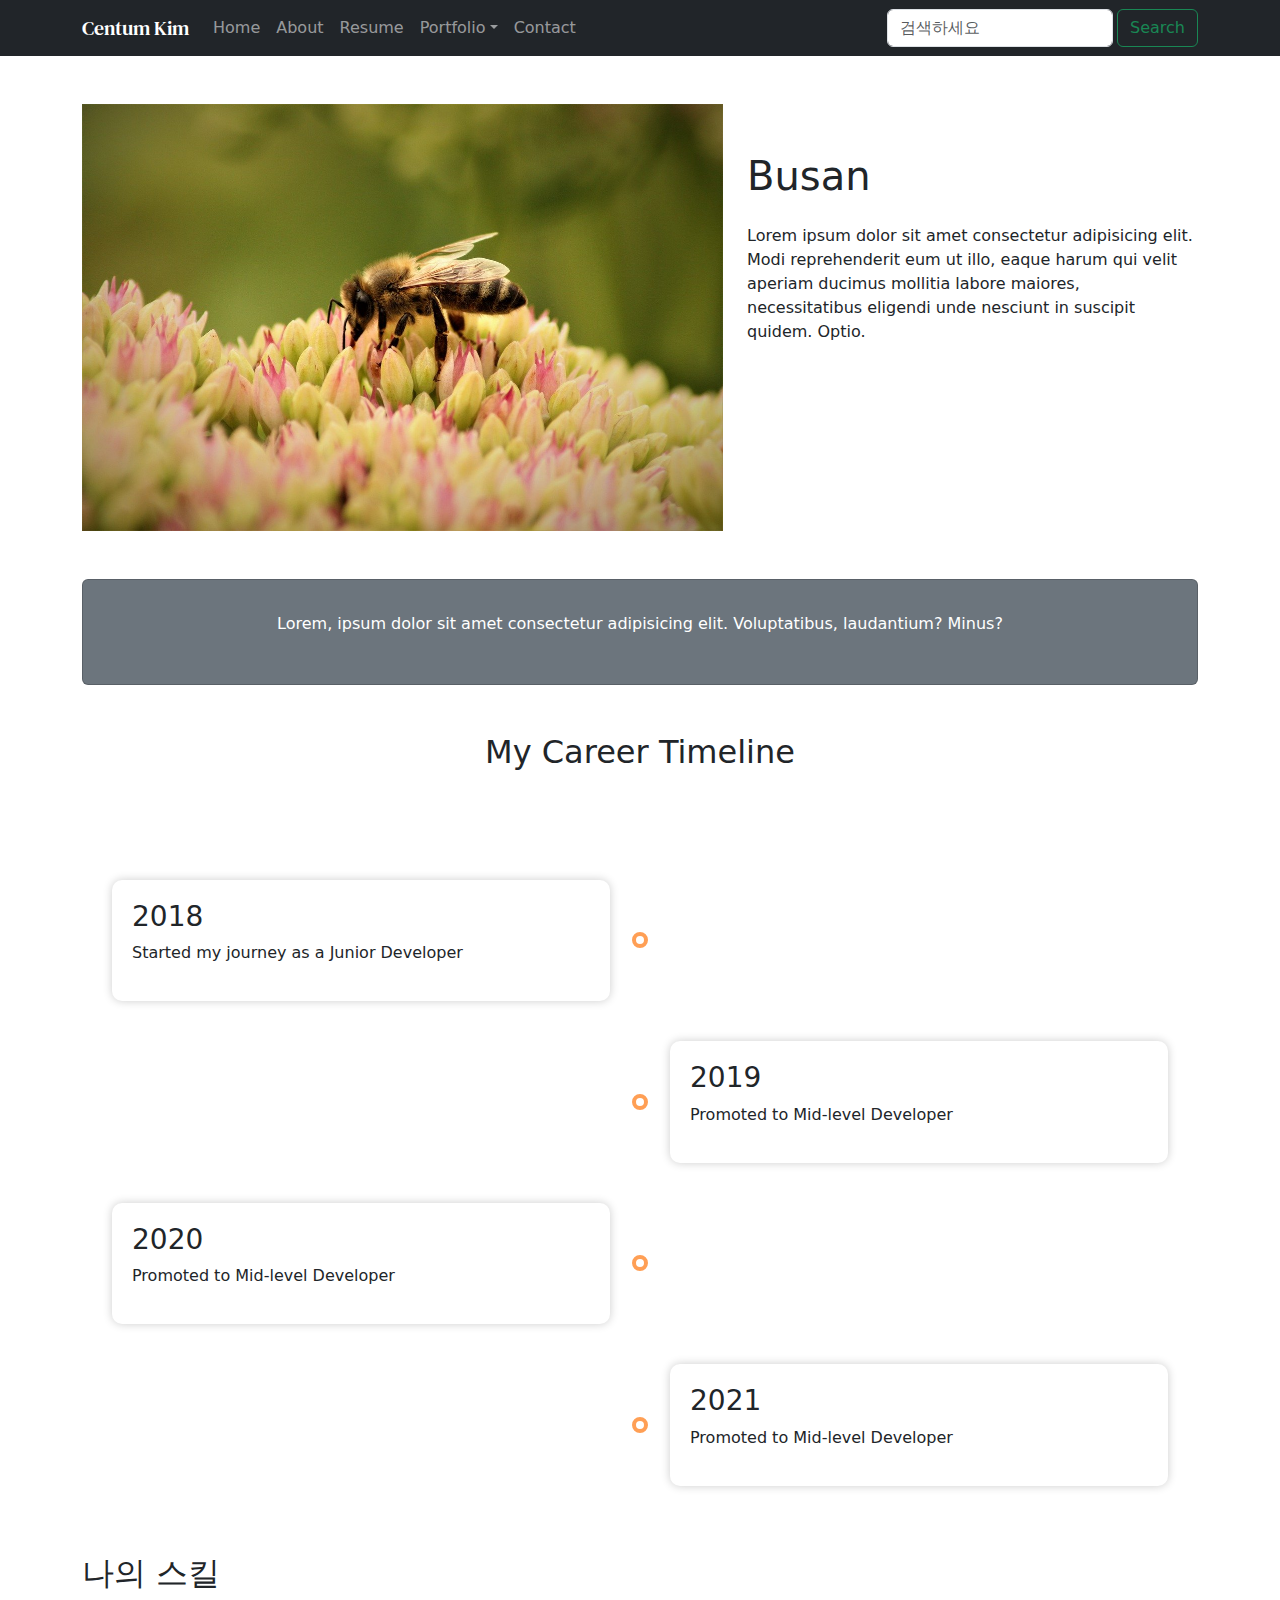
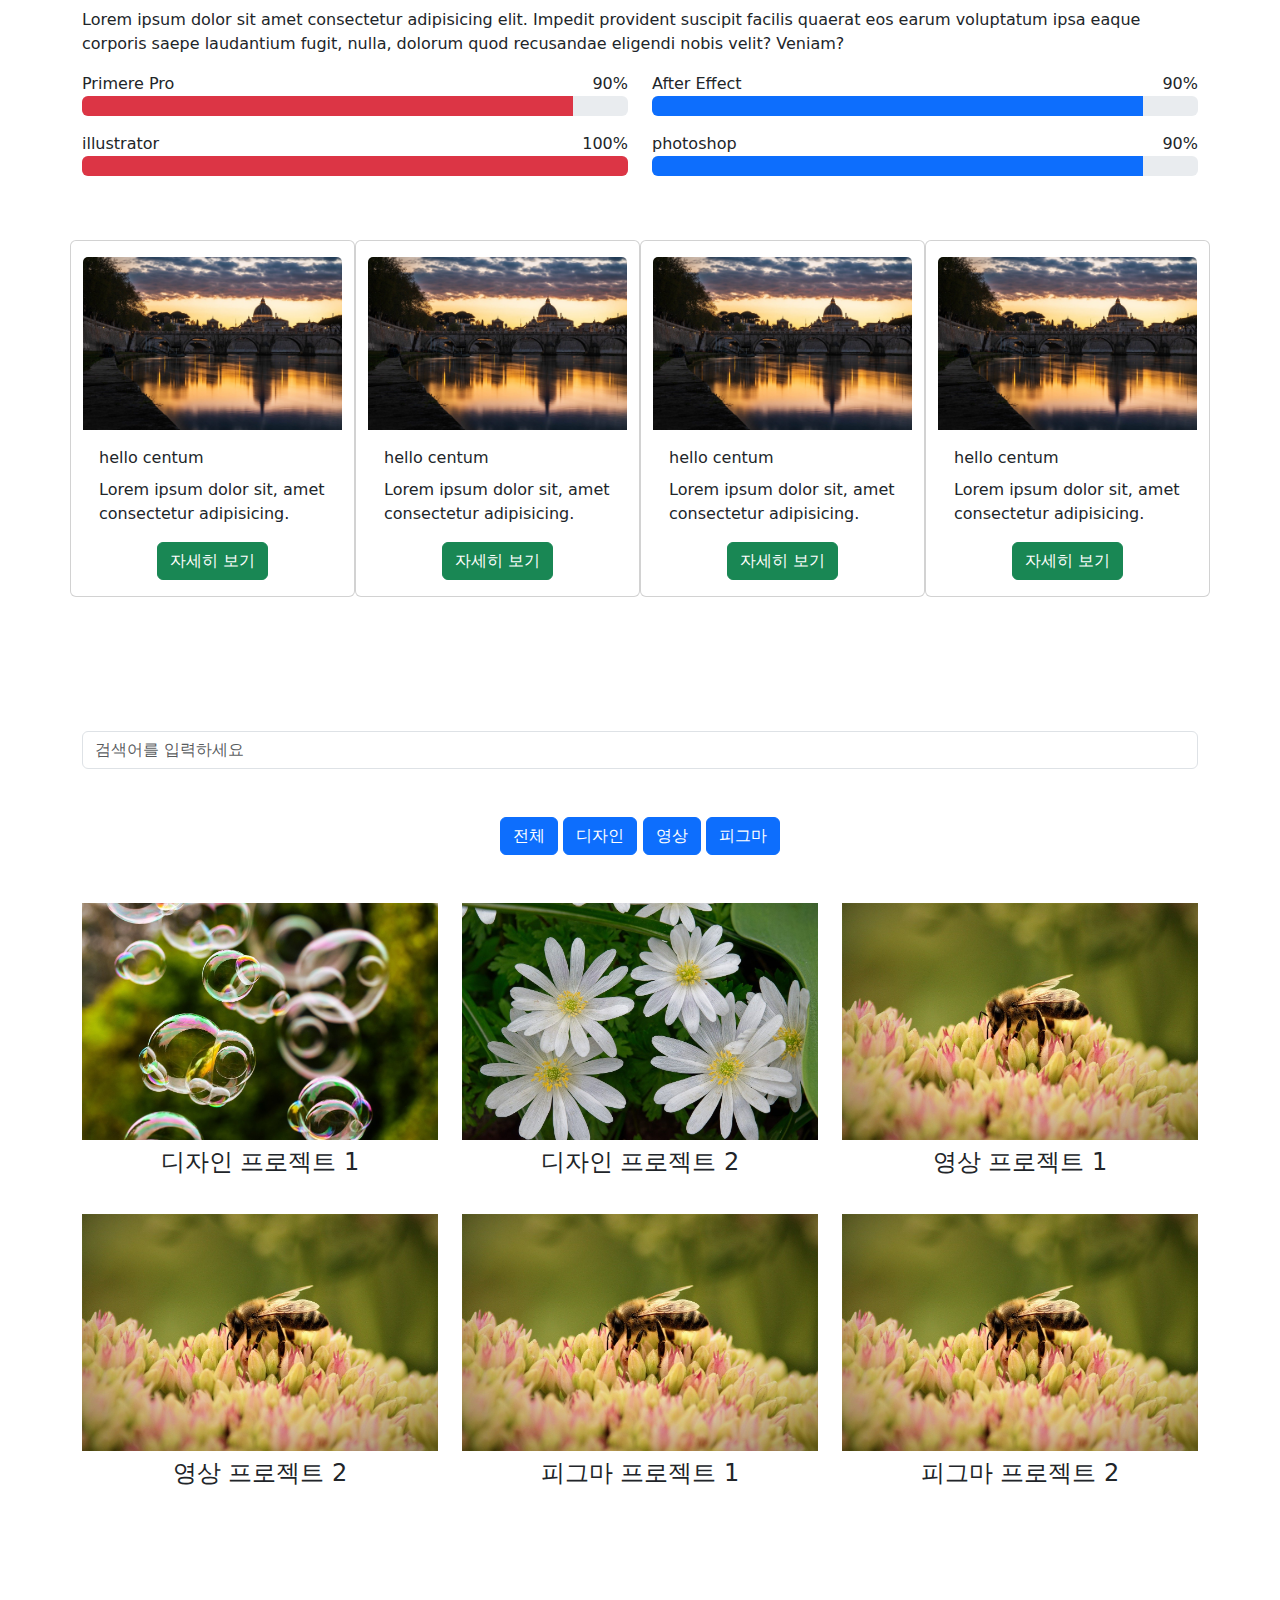
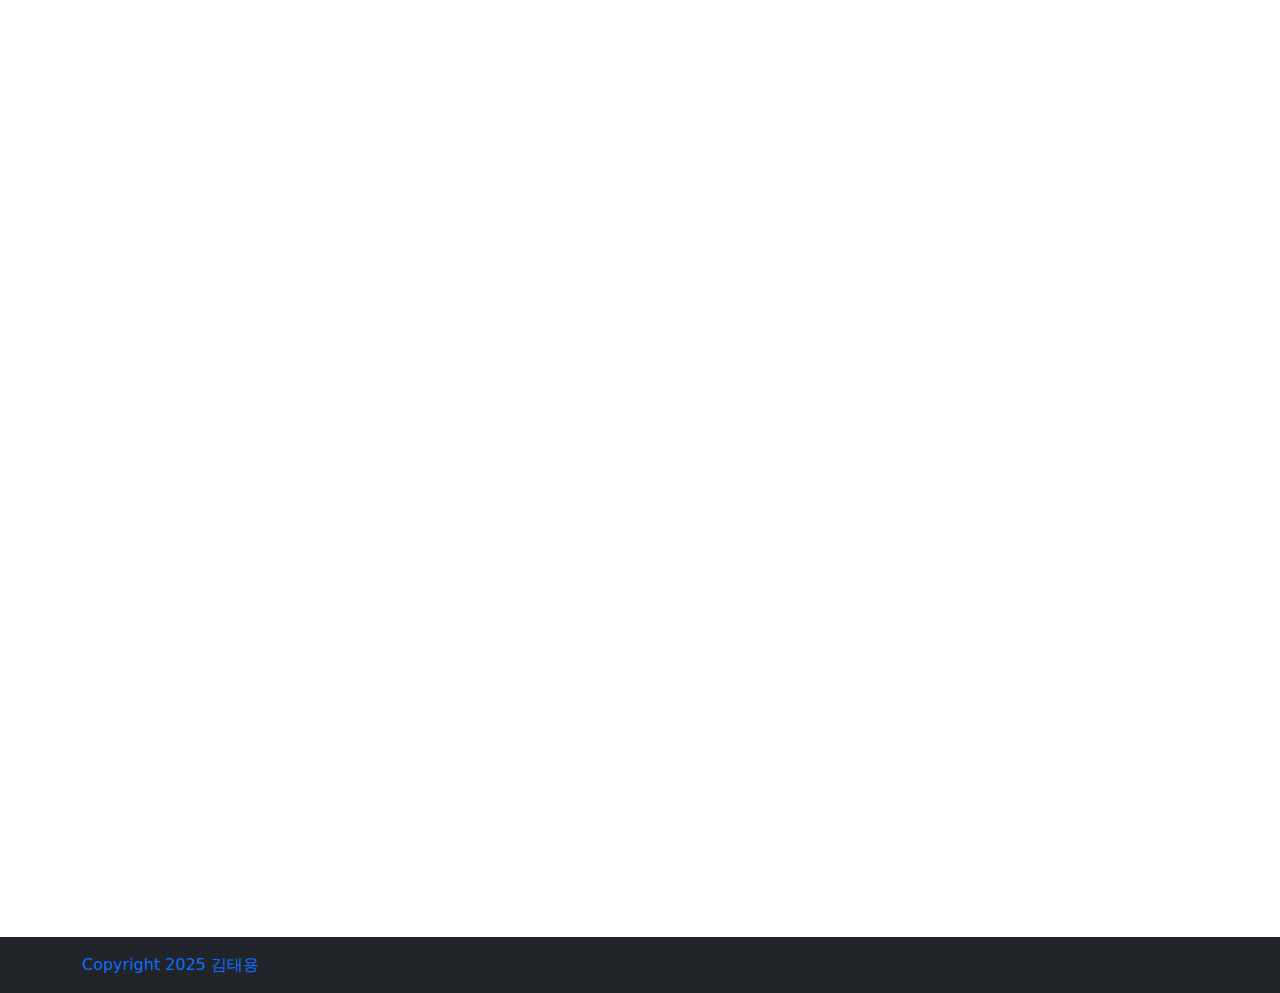
<file: index.html>
<!DOCTYPE html>
<html lang="ko">
<head>
    <meta charset="UTF-8">
    <meta name="author" content="김태용">
    <meta http-equiv="X-UA-Compatible" content="ie=edge">
    <meta name="keywords" name="포트폴리오, html, css, js, 영상">
    <meta name="Description" name="안녕하세요. 디자인과 영상 전문입니다.">
    <meta name="robots" content="noindex, nofollw">
    <meta name="viewport" content="width=device-width, initial-scale=1.0">
    <!-- Favicons -->

    <link rel="icon" href="./img/icons8-별-64.png" type="image/x-icon">
    <link rel="apple-touch-icon" href="./img/apple-touch-icon">

    <link rel="stylesheet" href="./css/bootstrap.min.css">
    <link rel="stylesheet" href="./css/bootstrap-icons.css">
    <link rel="stylesheet" href="./css/aos.css">
    <link rel="stylesheet" href="./css/glightbox.min.css">
    <link rel="stylesheet" href="./css/app.css">
    <title>김태용의 포트폴리오</title>
</head>
<body>
    <header class="sticky-top">
        <nav class="navbar navbar-expand-lg navbar-dark bg-dark">
            <div class="container">
                <a href="#" class="navbar-brand dm-serif-text-regular">Centum Kim</a>
                <button type="button" class="navbar-toggler" data-bs-toggle="collapse" data-bs-target="#navbarNav" aria-controls="navbarNav" aria-expanded="false"> <span class="navbar-toggler-icon"></span></button>

                <div id="navbarNav" class="collapse navbar-collapse">
                    <ul class="navbar-nav me-auto mb-2 mb-lg-0">
                        <li class="nav-item"><a href="#" class="nav-link">Home</a></li>
                        <li class="nav-item"><a href="" class="nav-link">About</a></li>
                        <li class="nav-item"><a href="#card" class="nav-link">Resume</a></li>
                        <li class="nav-item dropdown">
                            <a href="#portfolio" class="nav-link dropdown-toggle" role="button" data-bs-toggle="dropdown" id="navbarDropdown" aria-expanded="false">Portfolio</a>

                            <ul class="dropdown-menu" aria-labelledby="navbarDropdown">
                                <li><a href="" class="dropdown-item">디자인</a></li>
                                <li><a href="" class="dropdown-item">영상</a></li>
                                <li><a href="" class="dropdown-item">피그마</a></li>
                                <li><hr class="dropdown-divider"></li>
                                <li><a href="" class="dropdown-item">WEB</a></li>
                            </ul>

                        </li>
                        <li class="nav-item"><a href="" class="nav-link">Contact</a></li>

                    </ul>
                    <form class="d-flex">
                        <input type="search" class="form-control me-1" placeholder="검색하세요" aria-label="Search">
                        <button type="submit" class="btn btn-outline-success">Search</button>
                    </form>


                        
                    
                </div>
            </div>

        </nav>
    </header>
    <main class="my-5">
        <section>
            <div class="container">
                <div class="row">
                    <div class="col-md-7 order-1 order-md-0">
                        <img src="./img/bee-9500879_1280.jpg" class="img-fluid" alt="">
                    </div>
                    <div class="col-md-5 order-0 order-md-1">
                        <h1 class="mt-5">Busan</h1>
                        <p class="mt-4">Lorem ipsum dolor sit amet consectetur adipisicing elit. Modi reprehenderit eum ut illo, eaque harum qui velit aperiam ducimus mollitia labore maiores, necessitatibus eligendi unde nesciunt in suscipit quidem. Optio.</p>
                    </div>
                </div>
                <div class="row my-5">
                    <div class="col">
                        <div class="bg-secondary text-white py-3 card text-center">
                            <div class="card-body">
                                <p>Lorem, ipsum dolor sit amet consectetur adipisicing elit. Voluptatibus, laudantium? Minus?</p>
                            </div>
                        </div>
                    </div>
                </div>
            </div>
        </section>
        <section id="career">
            <div class="container">
                <h2 class="text-center my-5">My Career Timeline</h2>
                <div class="timeline">
                    <div class="timeline-item">
                        <div class="timeline-item-content">
                            <h3>2018</h3>
                            <p>Started my journey as a Junior Developer</p>
                        </div>
                    </div>
                    <div class="timeline-item">
                        <div class="timeline-item-content">
                            <h3>2019</h3>
                            <p>Promoted to Mid-level Developer</p>
                        </div>
                    </div>
                    <div class="timeline-item">
                        <div class="timeline-item-content">
                            <h3>2020</h3>
                            <p>Promoted to Mid-level Developer</p>
                        </div>
                    </div>
                    <div class="timeline-item">
                        <div class="timeline-item-content">
                            <h3>2021</h3>
                            <p>Promoted to Mid-level Developer</p>
                        </div>
                    </div>
                </div>

            </div>
        </section>
        
        <section id="skill">
            <div class="container my-5">
                <h2 class="mb-3">나의 스킬</h2>
                <p class="mb-3">Lorem ipsum dolor sit amet consectetur adipisicing elit. Impedit provident suscipit facilis quaerat eos earum voluptatum ipsa eaque corporis saepe laudantium fugit, nulla, dolorum quod recusandae eligendi nobis velit? Veniam?</p>

                <div class="row">
                    <div class="col-md-6 mb-3">
                        <div class="d-flex justify-content-between">
                            <span>Primere Pro</span>
                            <span>90%</span>
                        </div>

                        <div class="progress" style="height: 20px;">
                            <div class="progress-bar bg-danger" role="progressbar" style="width: 0%;" data-bs-target="90">

                            </div>
                        </div>
                    </div>
                    <div class="col-md-6 mb-3">
                        <div class="d-flex justify-content-between">
                            <span>After Effect</span>
                            <span>90%</span>
                        </div>

                        <div class="progress" style="height: 20px;">
                            <div class="progress-bar bg-skyblue" role="progressbar" style="width: 0%;" data-bs-target="90">

                            </div>
                        </div>
                    </div>
                    <div class="col-md-6 mb-3">
                        <div class="d-flex justify-content-between">
                            <span>illustrator</span>
                            <span>100%</span>
                        </div>

                        <div class="progress" style="height: 20px;">
                            <div class="progress-bar bg-danger" role="progressbar" style="width: 0%;" data-bs-target="100">

                            </div>
                        </div>
                    </div>
                    <div class="col-md-6 mb-3">
                        <div class="d-flex justify-content-between">
                            <span>photoshop</span>
                            <span>90%</span>
                        </div>

                        <div class="progress" style="height: 20px;">
                            <div class="progress-bar bg-skyblue" role="progressbar" style="width: 0%;" data-bs-target="90">

                            </div>
                        </div>
                    </div>
                </div>
            </div>

        </section>
<!--

        <section id="card-aaa">
            <div class="container my-5">
                <div class="row">
                    <div class="col">
                        <div class="card-group">
                            <div class="card">
                                <img src="./img/bee-9500879_1280.jpg" class="cardd-img-top" alt="">
                                <div class="card-body">
                                    <h5>Card Tittle 1</h5>
                                    <p class="card-text">Lorem ipsum dolor sit amet consectetur adipisicing elit.</p>
                                    <div class="d-grid gap-2 d-md-flex justify-content-md-center">
                                        <a href="./card1.html" target="_blank"><button class="btn btn-success">자세히 보기</button></a>
                                    </div>

                                </div>
                            </div>
                            <div class="card">
                                <img src="./img/bee-9500879_1280.jpg" class="cardd-img-top" alt="">
                                <div class="card-body">
                                    <h5>Card Tittle 1</h5>
                                    <p class="card-text">Lorem ipsum dolor sit amet consectetur adipisicing elit.</p>
                                    <div class="d-grid gap-2 d-md-flex justify-content-md-center">
                                        <a href="./card1.html" target="_blank"><button class="btn btn-success">자세히 보기</button></a>
                                    </div>

                                </div>
                            </div>
                            <div class="card">
                                <img src="./img/bee-9500879_1280.jpg" class="cardd-img-top" alt="">
                                <div class="card-body">
                                    <h5>Card Tittle 1</h5>
                                    <p class="card-text">Lorem ipsum dolor sit amet consectetur adipisicing elit.</p>
                                    <div class="d-grid gap-2 d-md-flex justify-content-md-center">
                                        <a href="./card1.html" target="_blank"><button class="btn btn-success">자세히 보기</button></a>
                                    </div>

                                </div>
                            </div>
                            <div class="card">
                                <img src="./img/bee-9500879_1280.jpg" class="cardd-img-top" alt="">
                                <div class="card-body">
                                    <h5>Card Tittle 1</h5>
                                    <p class="card-text">Lorem ipsum dolor sit amet consectetur adipisicing elit.</p>
                                    <div class="d-grid gap-2 d-md-flex justify-content-md-center">
                                        <a href="./card1.html" target="_blank"><button class="btn btn-success">자세히 보기</button></a>
                                    </div>

                                </div>
                            </div>
                        </div>
                    </div>
                </div>

            </div>
        </section>
-->
        <section id="card">
            <div class="container">
                <div class="row">
                    <div class="card col-lg-3 col-md-6 col-sm-12">
                        <img src="./img/tiber-river-9505401_1280.jpg" class="card-img-top mt-3" alt="">
                        <div class="card-body">
                            <div class="card-title">
                                hello centum
                            </div>
                            <p class="card-text">Lorem ipsum dolor sit, amet consectetur adipisicing.</p>
                            <div class="d-grid gap-2 d-md-flex justify-content-md-center">
                                <a href="./card1.html" target="_blank"><button class="btn btn-success">자세히 보기</button></a>
                            </div>
                        </div>
                    </div>
                    <div class="card col-lg-3 col-md-6 col-sm-12">
                        <img src="./img/tiber-river-9505401_1280.jpg" class="card-img-top mt-3" alt="">
                        <div class="card-body">
                            <div class="card-title">
                                hello centum
                            </div>
                            <p class="card-text">Lorem ipsum dolor sit, amet consectetur adipisicing.</p>
                            <div class="d-grid gap-2 d-md-flex justify-content-md-center">
                                <a href="./card1.html" target="_blank"><button class="btn btn-success">자세히 보기</button></a>
                            </div>
                        </div>
                    </div>
                    <div class="card col-lg-3 col-md-6 col-sm-12">
                        <img src="./img/tiber-river-9505401_1280.jpg" class="card-img-top mt-3" alt="">
                        <div class="card-body">
                            <div class="card-title">
                                hello centum
                            </div>
                            <p class="card-text">Lorem ipsum dolor sit, amet consectetur adipisicing.</p>
                            <div class="d-grid gap-2 d-md-flex justify-content-md-center">
                                <a href="./card1.html" target="_blank"><button class="btn btn-success">자세히 보기</button></a>
                            </div>
                        </div>
                    </div>
                    <div class="card col-lg-3 col-md-6 col-sm-12">
                        <img src="./img/tiber-river-9505401_1280.jpg" class="card-img-top mt-3" alt="">
                        <div class="card-body">
                            <div class="card-title">
                                hello centum
                            </div>
                            <p class="card-text">Lorem ipsum dolor sit, amet consectetur adipisicing.</p>
                            <div class="d-grid gap-2 d-md-flex justify-content-md-center">
                                <a href="./card1.html" target="_blank"><button class="btn btn-success">자세히 보기</button></a>
                            </div>
                        </div>
                    </div>
                </div>

            </div>
        </section>

        <section id="portfolio">
            <div class="container mt-5">
                <h2 class="text-center mb-5" data-aos="fade-up">Design & Video Portfolio</h2>
                <input type="text" id="searchInput" class="form-control" placeholder="검색어를 입력하세요">


                <!--분류 버튼-->
                <div class="text-center">
                    <button type="button" class="mt-5 btn btn-primary filter-btn" data-filter="all">전체</button>
                    <button type="button" class="mt-5 btn btn-primary filter-btn" data-filter="design">디자인</button>
                    <button type="button" class="mt-5 btn btn-primary filter-btn" data-filter="video">영상</button>
                    <button type="button" class="mt-5 btn btn-primary filter-btn" data-filter="figma">피그마</button>
                </div>
                <!--포트폴리오 아이템-->
                <div class="row mt-5" id="portfolio-items">
                    <div class="col-lg-4 col-md-6 col-sm-12 portfolio-item" data-category="design">
                        <img src="./img/soap-bubbles-9585871_1280.jpg" alt="디자인 1" class="img-fluid" data-bs-toggle="modal" data-bs-target="#designModal1">
                        <h4 class="text-center mt-2">디자인 프로젝트 1</h4>

                    </div>
                    <div class="col-lg-4 col-md-6 col-sm-12 portfolio-item" data-category="design">
                        <img src="./img/flowers-9578969_1280 (1).jpg" alt="디자인 2" class="img-fluid" data-bs-toggle="modal" data-bs-target="#designModal2">
                        <h4 class="text-center mt-2">디자인 프로젝트 2</h4>

                    </div>
                    <div class="col-lg-4 col-md-6 col-sm-12 portfolio-item" data-category="video">
                        <img src="./img/bee-9500879_1280.jpg" alt="영상 1" class="img-fluid" data-bs-toggle="modal" data-bs-target="#videoModal1">
                        <h4 class="text-center mt-2">영상 프로젝트 1</h4>

                    </div>
                    <div class="col-lg-4 col-md-6 col-sm-12 portfolio-item" data-category="video">
                        <img src="./img/bee-9500879_1280.jpg" alt="영상 2" class="img-fluid" data-bs-toggle="modal" data-bs-target="#videoModal2">
                        <h4 class="text-center mt-2">영상 프로젝트 2</h4>

                    </div>
                    <div class="col-lg-4 col-md-6 col-sm-12 portfolio-item" data-category="figma">
                        <img src="./img/bee-9500879_1280.jpg" alt="피그마 1" class="img-fluid" data-bs-toggle="modal" data-bs-target="#figmaModal1">
                        <h4 class="text-center mt-2">피그마 프로젝트 1</h4>

                    </div>
                    <div class="col-lg-4 col-md-6 col-sm-12 portfolio-item" data-category="figma">
                        <img src="./img/bee-9500879_1280.jpg" alt="피그마 2" class="img-fluid" data-bs-toggle="modal" data-bs-target="#figmaModal2">
                        <h4 class="text-center mt-2">피그마 프로젝트 2</h4>

                    </div>
                    
                </div>

            </div>
        </section>

        <section id="tabs" class="tabs section my-5">
            <div class="container section-title" data-aos="fade-up">
                <h2 class="text-center">Departments</h2>
                <p class="text-center">Lorem ipsum dolor sit amet consectetur adipisicing.</p>
            </div>
            <div class="container my-5" data-aos="fade-up" data-aos-delay="100">
                <div class="row">
                    <div class="col-lg-2">
                        <ul class="nav nav-tabs flex-column">
                            <li class="nav-item"><a class="nav-link active show" data-bs-toggle="tab" href="#tabs-tab-1">상세페이지 1</a></li>
                            <li class="nav-item"><a class="nav-link" data-bs-toggle="tab" href="#tabs-tab-2">상세페이지 2</a></li>
                            <li class="nav-item"><a class="nav-link" data-bs-toggle="tab" href="#tabs-tab-3">상세페이지 3</a></li>
                            <li class="nav-item"><a class="nav-link" data-bs-toggle="tab" href="#tabs-tab-4">상세페이지 4</a></li>
                            <li class="nav-item"><a class="nav-link" data-bs-toggle="tab" href="#tabs-tab-5">상세페이지 5</a></li>
                        </ul>
                    </div>
                    <div class="col-lg-10 mt-5 mt-lg-0">
                        <div class="tab-content">
                            <div class="tab-pane active show" id="tabs-tab-1">
                                <div class="row">
                            <div class="col-lg-8 details order-2 order-lg-1">
                                <h3>상세 페이지 설명 1</h3>
                                <p class="fst-italic">Lorem ipsum dolor sit amet consectetur adipisicing elit.</p> <p>Hic nam ab, cupiditate in dolore vel beatae reiciendis ipsa, impedit odio deleniti quas, rem dolorem fugit assumenda commodi quisquam minima optio.</p>
                            </div>
                            <div class="col-lg-4 text-center order-1 order-lg-2">
                                <a href="./img/tiber-river-9505401_1280.jpg"><img src="./img/tiber-river-9505401_1280.jpg" alt="" class="img-fluid"></a>
                            </div>
                                </div>
                            </div>


                            <div class="tab-pane" id="tabs-tab-2">
                                <div class="row">
                            <div class="col-lg-8 details order-2 order-lg-1">
                                <h3>상세 페이지 설명 2</h3>
                                <p class="fst-italic">Lorem ipsum dolor sit amet consectetur adipisicing elit.</p> <p>Hic nam ab, cupiditate in dolore vel beatae reiciendis ipsa, impedit odio deleniti quas, rem dolorem fugit assumenda commodi quisquam minima optio.</p>
                            </div>
                            <div class="col-lg-4 text-center order-1 order-lg-2">
                                <img src="./img/tiber-river-9505401_1280.jpg" alt="" class="img-fluid">
                            </div>
                                </div>
                            </div>

                            <div class="tab-pane" id="tabs-tab-3">
                                <div class="row">
                            <div class="col-lg-8 details order-2 order-lg-1">
                                <h3>상세 페이지 설명 3</h3>
                                <p class="fst-italic">Lorem ipsum dolor sit amet consectetur adipisicing elit.</p> <p>Hic nam ab, cupiditate in dolore vel beatae reiciendis ipsa, impedit odio deleniti quas, rem dolorem fugit assumenda commodi quisquam minima optio.</p>
                            </div>
                            <div class="col-lg-4 text-center order-1 order-lg-2">
                                <img src="./img/tiber-river-9505401_1280.jpg" alt="" class="img-fluid">
                            </div>
                                </div>
                            </div>

                            <div class="tab-pane" id="tabs-tab-4">
                                <div class="row">
                            <div class="col-lg-8 details order-2 order-lg-1">
                                <h3>상세 페이지 설명 4</h3>
                                <p class="fst-italic">Lorem ipsum dolor sit amet consectetur adipisicing elit.</p> <p>Hic nam ab, cupiditate in dolore vel beatae reiciendis ipsa, impedit odio deleniti quas, rem dolorem fugit assumenda commodi quisquam minima optio.</p>
                            </div>
                            <div class="col-lg-4 text-center order-1 order-lg-2">
                                <img src="./img/tiber-river-9505401_1280.jpg" alt="" class="img-fluid">
                            </div>
                                </div>
                            </div>

                            <div class="tab-pane" id="tabs-tab-5">
                                <div class="row">
                            <div class="col-lg-8 details order-2 order-lg-1">
                                <h3>상세 페이지 설명 5</h3>
                                <p class="fst-italic">Lorem ipsum dolor sit amet consectetur adipisicing elit.</p> <p>Hic nam ab, cupiditate in dolore vel beatae reiciendis ipsa, impedit odio deleniti quas, rem dolorem fugit assumenda commodi quisquam minima optio.</p>
                            </div>
                            <div class="col-lg-4 text-center order-1 order-lg-2">
                                <img src="./img/tiber-river-9505401_1280.jpg" alt="" class="img-fluid">
                            </div>
                                </div>
                            </div>
                        </div>

                    </div>

                </div>

            </div>

        </section>
<!--
        <section id="tab1 my-5">
            <div class="container section-title" data-aos="fade-up">
                <h2 class="text-center">Departments</h2>
                <p class="text-center">Lorem ipsum dolor sit amet consectetur adipisicing.</p>
            </div>
            <div class="container my-5" data-aos="fade-up" data-aos-delay="100">
                <div class="row">
                    <div class="col-lg-3">
                        <ul class="nav nav-tabs flex-column">
                            <li class="nav-item"><a class="nav-link" data-bs-toggle="tab" href="#tabs-tab-6">상세페이지 1</a></li>
                            <li class="nav-item"><a class="nav-link" data-bs-toggle="tab" href="#tabs-tab-7">상세페이지 2</a></li>
                            <li class="nav-item"><a class="nav-link" data-bs-toggle="tab" href="#tabs-tab-8">상세페이지 3</a></li>
                            <li class="nav-item"><a class="nav-link" data-bs-toggle="tab" href="#tabs-tab-9">상세페이지 4</a></li>
                            <li class="nav-item"><a class="nav-link" data-bs-toggle="tab" href="#tabs-tab-10">상세페이지 5</a></li>
                        </ul>
                    </div>
                    <div class="col-lg-9 mt-5 mt-lg-0">
                        <div class="tab-content">
                            <div class="tab-pane" id="tabs-tab-6">
                                <div class="row">
                            <div class="col-lg-8 details order-2 order-lg-1">
                                <h3>상세 페이지 설명 1</h3>
                                <p class="fst-italic">Lorem ipsum dolor sit amet consectetur adipisicing elit.</p> <p>Hic nam ab, cupiditate in dolore vel beatae reiciendis ipsa, impedit odio deleniti quas, rem dolorem fugit assumenda commodi quisquam minima optio.</p>
                            </div>
                            <div class="col-lg-4 text-center order-1 order-lg-2">
                                <img src="./img/tiber-river-9505401_1280.jpg" alt="" class="img-fluid">
                            </div>
                                </div>
                            </div>


                            <div class="tab-pane" id="tabs-tab-7">
                                <div class="row">
                            <div class="col-lg-8 details order-2 order-lg-1">
                                <h3>상세 페이지 설명 2</h3>
                                <p class="fst-italic">Lorem ipsum dolor sit amet consectetur adipisicing elit.</p> <p>Hic nam ab, cupiditate in dolore vel beatae reiciendis ipsa, impedit odio deleniti quas, rem dolorem fugit assumenda commodi quisquam minima optio.</p>
                            </div>
                            <div class="col-lg-4 text-center order-1 order-lg-2">
                                <img src="./img/tiber-river-9505401_1280.jpg" alt="" class="img-fluid">
                            </div>
                                </div>
                            </div>

                            <div class="tab-pane" id="tabs-tab-8">
                                <div class="row">
                            <div class="col-lg-8 details order-2 order-lg-1">
                                <h3>상세 페이지 설명 3</h3>
                                <p class="fst-italic">Lorem ipsum dolor sit amet consectetur adipisicing elit.</p> <p>Hic nam ab, cupiditate in dolore vel beatae reiciendis ipsa, impedit odio deleniti quas, rem dolorem fugit assumenda commodi quisquam minima optio.</p>
                            </div>
                            <div class="col-lg-4 text-center order-1 order-lg-2">
                                <img src="./img/tiber-river-9505401_1280.jpg" alt="" class="img-fluid">
                            </div>
                                </div>
                            </div>

                            <div class="tab-pane" id="tabs-tab-9">
                                <div class="row">
                            <div class="col-lg-8 details order-2 order-lg-1">
                                <h3>상세 페이지 설명 4</h3>
                                <p class="fst-italic">Lorem ipsum dolor sit amet consectetur adipisicing elit.</p> <p>Hic nam ab, cupiditate in dolore vel beatae reiciendis ipsa, impedit odio deleniti quas, rem dolorem fugit assumenda commodi quisquam minima optio.</p>
                            </div>
                            <div class="col-lg-4 text-center order-1 order-lg-2">
                                <img src="./img/tiber-river-9505401_1280.jpg" alt="" class="img-fluid">
                            </div>
                                </div>
                            </div>

                            <div class="tab-pane" id="tabs-tab-10">
                                <div class="row">
                            <div class="col-lg-8 details order-2 order-lg-1">
                                <h3>상세 페이지 설명 5</h3>
                                <p class="fst-italic">Lorem ipsum dolor sit amet consectetur adipisicing elit.</p> <p>Hic nam ab, cupiditate in dolore vel beatae reiciendis ipsa, impedit odio deleniti quas, rem dolorem fugit assumenda commodi quisquam minima optio.</p>
                            </div>
                            <div class="col-lg-4 text-center order-1 order-lg-2">
                                <img src="./img/tiber-river-9505401_1280.jpg" alt="" class="img-fluid">
                            </div>
                                </div>
                            </div>
                        </div>

                    </div>

                </div>

            </div>

        </section>
-->        

        <section id="about" class="about section my-5">
            <div class="container section-title" data-aos="fade-up">
                <h2>About Us</h2>
                <p>Lorem ipsum dolor sit, amet consectetur adipisicing elit. Ipsum, pariatur in.</p>
            </div>
            <div class="container">
                <div class="row gy-4">
                    <div class="col-lg-6 position-realative align-self-start" data-aos="fade-up" data-aos-delay="100">
                        <img src="./img/soap-bubbles-9585871_1280.jpg" class="img-fluid" alt="">
                        <a href="https://www.youtube.com/watch?v=lxcnrok6k1U" class="glightbox video-play-btn">영상</a>
                    </div>
                    <div class="col-lg-6" data-aos="fade-up" data-aos-delay="200">
                        <h3>hello centum</h3>
                        <p class="fst-italic">Lorem ipsum dolor sit amet consectetur adipisicing elit. At earum tempore laborum reiciendis fugiat doloremque? Nihil, vel. Suscipit unde autem amet quod dolores dolorem est! Consequuntur aliquid tempora dolor rerum!</p>
                        <ul>
                            <li><i class="bi bi-check2-all"></i><span>Lorem ipsum dolor sit amet consectetur adipisicing.</span></li>

                            <li><i class="bi bi-check2-all"></i><span>Lorem ipsum dolor sit amet consectetur adipisicing.</span></li>

                            <li><i class="bi bi-check2-all"></i><span>Lorem ipsum dolor sit amet consectetur adipisicing.</span></li>
                        </ul>
                        <p>Lorem ipsum dolor sit amet consectetur adipisicing elit. Aperiam repellendus tenetur dolores quo officia. Eius quasi blanditiis cumque modi optio nulla voluptatibus animi soluta. Rem sint fugit atque aliquid optio!</p>
                    </div>
                </div>
            </div>
        </section>

    </main>

    <section id="modal-section">
        <div class="container">
            <div class="modal fade" id="designModal1" tabindex="-1" aria-hidden="true">
                <div class="modal-dialog modal-dialog-centered">
                    <div class="modal-content">
                        <div class="modal-header">
                            <h5 class="modal-title">디자인 프로젝트 1</h5>
                            <button type="button" class="btn-close" data-bs-dismiss="modal" aria-label="Close" ></button>
                        </div>
                        <div class="modal-body"></div>
                        <img src="./img/soap-bubbles-9585871_1280.jpg" class="img-fluid mb-3" alt="">
                        <p class="ms-3">디자인 프로젝트 1에 대한 설명...</p>

                    </div>

                </div>

            </div>

            <div class="modal fade" id="designModal2" tabindex="-1" aria-hidden="true">
                <div class="modal-dialog modal-dialog-centered">
                    <div class="modal-content">
                        <div class="modal-header">
                            <h5 class="modal-title">디자인 프로젝트 2</h5>
                            <button type="button" class="btn-close" data-bs-dismiss="modal" aria-label="Close" ></button>
                        </div>
                        <div class="modal-body"></div>
                        <img src="./img/soap-bubbles-9585871_1280.jpg" class="img-fluid mb-3" alt="">
                        <p class="ms-3">디자인 프로젝트 2에 대한 설명...</p>

                    </div>

                </div>

            </div>

            <div class="modal fade" id="videoModal1" tabindex="-1" aria-hidden="true">
                <div class="modal-dialog modal-dialog-centered">
                    <div class="modal-content">
                        <div class="modal-header">
                            <h5 class="modal-title">영상 프로젝트 1</h5>
                            <button type="button" class="btn-close" data-bs-dismiss="modal" aria-label="Close" ></button>
                        </div>
                        <div class="modal-body">
                            <div class="ratio ratio-16x9">
                                <iframe src="https://www.youtube.com/embed/pT96hVA5YF8?autoplay=1&mute=1&control=1&loop=1&" allowfullscreen></iframe>

                            </div>
                        </div>
                        
                        <p class="ms-3">영상 프로젝트 1에 대한 설명...</p>

                    </div>

                </div>

            </div>

            <div class="modal fade" id="videoModal2" tabindex="-1" aria-hidden="true">
                <div class="modal-dialog modal-dialog-centered">
                    <div class="modal-content">
                        <div class="modal-header">
                            <h5 class="modal-title">영상 프로젝트 2</h5>
                            <button type="button" class="btn-close" data-bs-dismiss="modal" aria-label="Close" ></button>
                        </div>
                        <div class="modal-body"></div>
                        <img src="./img/soap-bubbles-9585871_1280.jpg" class="img-fluid mb-3" alt="">
                        <p class="ms-3">영상 프로젝트 2에 대한 설명...</p>

                    </div>

                </div>

            </div>

            <div class="modal fade" id="figmaModal1" tabindex="-1" aria-hidden="true">
                <div class="modal-dialog modal-dialog-centered">
                    <div class="modal-content">
                        <div class="modal-header">
                            <h5 class="modal-title">피그마 프로젝트 1</h5>
                            <button type="button" class="btn-close" data-bs-dismiss="modal" aria-label="Close" ></button>
                        </div>
                        <div class="modal-body"></div>
                        <img src="./img/soap-bubbles-9585871_1280.jpg" class="img-fluid mb-3" alt="">
                        <p class="ms-3">피그마 프로젝트 1에 대한 설명...</p>

                    </div>

                </div>

            </div>

            <div class="modal fade" id="figmaModal2" tabindex="-1" aria-hidden="true">
                <div class="modal-dialog modal-dialog-centered">
                    <div class="modal-content">
                        <div class="modal-header">
                            <h5 class="modal-title">피그마 프로젝트 2</h5>
                            <button type="button" class="btn-close" data-bs-dismiss="modal" aria-label="Close" ></button>
                        </div>
                        <div class="modal-body"></div>
                        <img src="./img/soap-bubbles-9585871_1280.jpg" class="img-fluid mb-3" alt="">
                        <p class="ms-3">피그마 프로젝트 2에 대한 설명...</p>

                    </div>

                </div>

            </div>
        </div>

    </section>

    <footer class="footer mt-auto py-3 bg-dark">
        <div class="container">
            <a style="text-decoration: none;" href="#"> <span>Copyright 2025 김태용</span></a>
        </div>
    </footer>


    <script src="./js/bootstrap.bundle.min.js"></script>
    <script src="./js/glightbox.min.js"></script>
    <script src="./js/aos.js"></script>
    <script src="./js/app.js"></script>
</body>
</html>
</file>
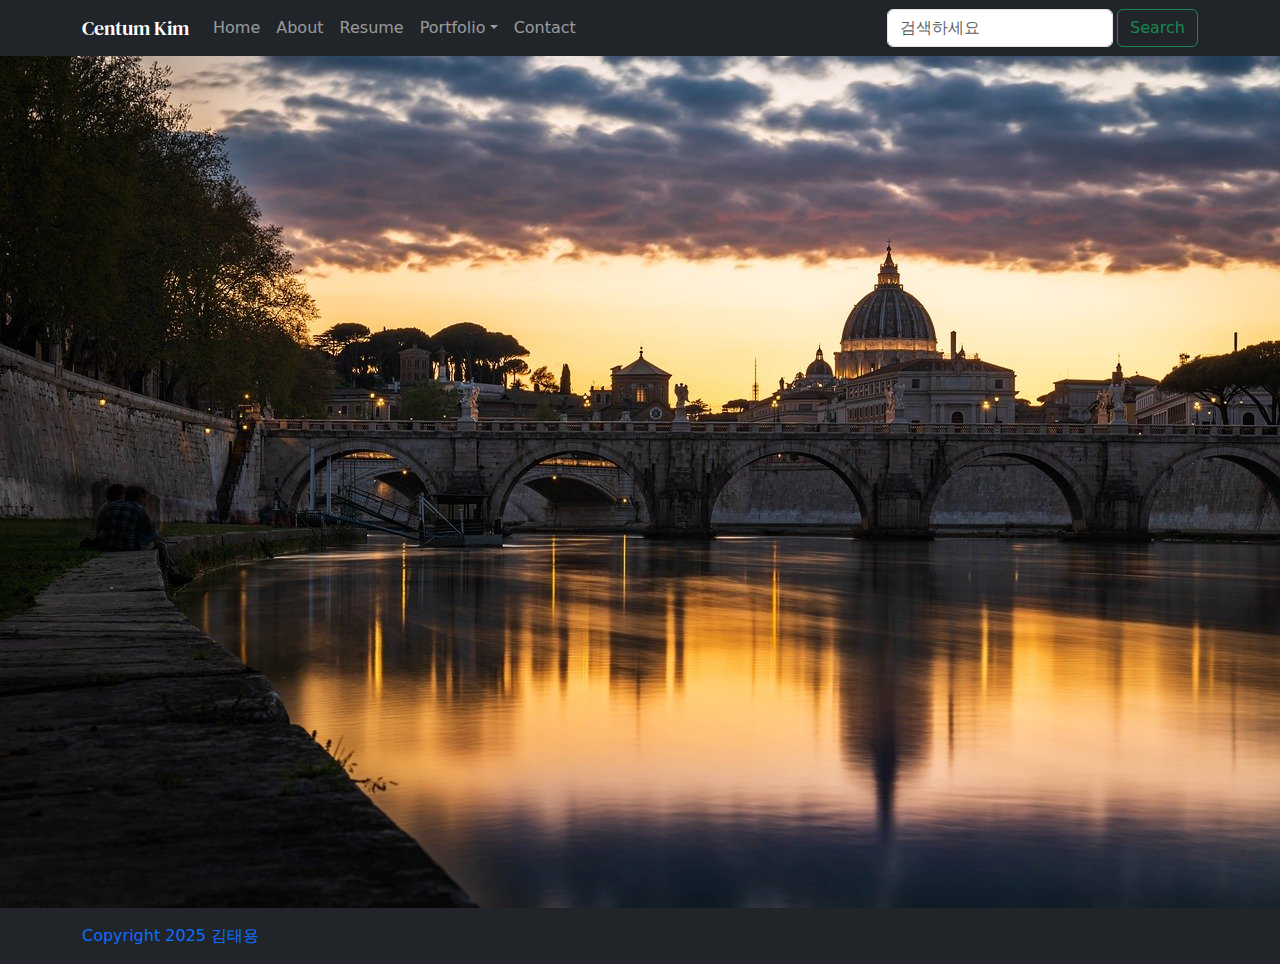
<file: card1.html>
<!DOCTYPE html>
<html lang="ko">
<head>
    <meta charset="UTF-8">
    <meta name="author" content="김태용">
    <meta http-equiv="X-UA-Compatible" content="ie=edge">
    <meta name="keywords" name="포트폴리오, html, css, js, 영상">
    <meta name="Description" name="안녕하세요. 디자인과 영상 전문입니다.">
    <meta name="robots" content="noindex, nofollw">
    <meta name="viewport" content="width=device-width, initial-scale=1.0">
    <!-- Favicons -->

    <link rel="icon" href="./img/icons8-별-64.png" type="image/x-icon">
    <link rel="apple-touch-icon" href="./img/apple-touch-icon">

    <link rel="stylesheet" href="./css/bootstrap.min.css">
    <link rel="stylesheet" href="./css/app.css">
    <title>김태용의 포트폴리오</title>
</head>
<body>
    <header class="sticky-top">
        <nav class="navbar navbar-expand-lg navbar-dark bg-dark">
            <div class="container">
                <a href="#" class="navbar-brand dm-serif-text-regular">Centum Kim</a>
                <button type="button" class="navbar-toggler" data-bs-toggle="collapse" data-bs-target="#navbarNav" aria-controls="navbarNav" aria-expanded="false"> <span class="navbar-toggler-icon"></span></button>

                <div id="navbarNav" class="collapse navbar-collapse">
                    <ul class="navbar-nav me-auto mb-2 mb-lg-0">
                        <li class="nav-item"><a href="./index.html" class="nav-link">Home</a></li>
                        <li class="nav-item"><a href="" class="nav-link">About</a></li>
                        <li class="nav-item"><a href="" class="nav-link">Resume</a></li>
                        <li class="nav-item dropdown">
                            <a href="#" class="nav-link dropdown-toggle" role="button" data-bs-toggle="dropdown" id="navbarDropdown" aria-expanded="false">Portfolio</a>

                            <ul class="dropdown-menu" aria-labelledby="navbarDropdown">
                                <li><a href="" class="dropdown-item">디자인</a></li>
                                <li><a href="" class="dropdown-item">영상</a></li>
                                <li><a href="" class="dropdown-item">피그마</a></li>
                                <li><hr class="dropdown-divider"></li>
                                <li><a href="" class="dropdown-item">WEB</a></li>
                            </ul>

                        </li>
                        <li class="nav-item"><a href="" class="nav-link">Contact</a></li>

                    </ul>
                    <form class="d-flex">
                        <input type="search" class="form-control me-1" placeholder="검색하세요" aria-label="Search">
                        <button type="submit" class="btn btn-outline-success">Search</button>
                    </form>


                        
                    
                </div>
            </div>

        </nav>
    </header>

    <main>
        <img src="./img/tiber-river-9505401_1280.jpg" class="w-100" alt="">
    </main>

    
    <footer class="footer mt-auto py-3 bg-dark">
        <div class="container">
            <a style="text-decoration: none;" href="#"> <span>Copyright 2025 김태용</span></a>
        </div>
    </footer>


    <script src="./js/bootstrap.bundle.min.js"></script>
    <script src="./js/app.js"></script>
</body>
</html>
</file>
<file: css/app.css>
@import url('https://fonts.googleapis.com/css2?family=DM+Serif+Text:ital@0;1&display=swap');

.dm-serif-text-regular {
  font-family: "DM Serif Text", serif;
  font-weight: 400;
  font-style: normal;
}

.dm-serif-text-regular-italic {
  font-family: "DM Serif Text", serif;
  font-weight: 400;
  font-style: italic;
}

:root{
  /* 전체 폰트 선언, 색상 설정 */

  --background-color : #ffffff;
  --default-color : #444444;
  --heading-color : #555555;
  --accent-color : #3fbbc0;
}

/* career section start */

.timeline{
  position: relative;
  max-width: 1200px;
  margin: 0 auto;
  padding: 20px 0;
}

.timeline-item{
  padding: 20px 30px;
  position: relative;
  background-color: inherit;
  width: 50%;
  opacity: 1;
  transform: translateY(20px);
  transition: all 0.5s ease;
/*  ease 천천-빠름-천천
    ease-in : 보통-빠르게
    ease-out : 보통-느리게
    ease-in-out : 천천-보통-천천
    (ease와 그래프 모양이 가틍넫, 기울기 변화 속도는 다르다) */
}

.timeline-item-content{
  padding: 20px;
  background-color: #ffffff;
  border-radius: 10px;
  box-shadow: 0 0 10px rgba(0, 0, 0, 0.2);
}
.timeline-item:nth-child(odd) {
  left: 0;
}

.timeline-item:nth-child(even) {
  left: 50%;
}

.timeline-item:nth-child(odd)::before {
  content:"";
  position: absolute;
  border: 4px solid #ff9f55;
  border-radius: 50%;
  width: 16px;
  height: 16px;
  top: 45%;
  right: -8px;
  background-color: #ffffff;
  z-index: 1;
}

.timeline-item:nth-child(even)::before {
  content:"";
  position: absolute;
  border: 4px solid #ff9f55;
  border-radius: 50%;
  width: 16px;
  height: 16px;
  top: 45%;
  left: -8px;
  background-color: #ffffff;
  z-index: 1;
}
/* career section end */


.portfolio-item {
  cursor: pointer;
  margin-bottom: 1.8rem;
}
.modal-dialog {
  max-width: 50%;
}


/* tabs section */
.tabs{
  overflow: hidden;
}
.tabs .nav-tabs {
  border: 0;
}
#tabs .nav-link{
  border: 0;
  padding: 12px 15px 12px 0;
  transition: 0.3s;
  color: var(--default-color);
  border-radius : 0;
  border-right : 2px solid color-mix(in srgb, var(--default-color),transparent 90%);
  font-weight : 600;
  font-size : 15px;
}
#tabs .nav-link:hover {
  color: var(--accent-color);
}
#tabs .nav-link.active {
  color: var(--accent-color);
  border-color: var(--accent-color);
  background-color: var(--background-color);
}

#tabs .details h3 {
  font-size: 26px;
  font-weight: 600;
  margin-bottom: 20px;
}

#tabs .details p {
  color:color-mix(in srgb, var(--default-color), transparent 20%)
}

#tabs .details p:last-child{
  margin-bottom: 0;
}

@media (max-width : 992px) {
  #tabs .nav-link {
    border: 0;
    padding: 15px;
  }
  #tabs .nav-link.active {
    color: var(--background-color);
    background-color: var(--accent-color);
  }
}
</file>
